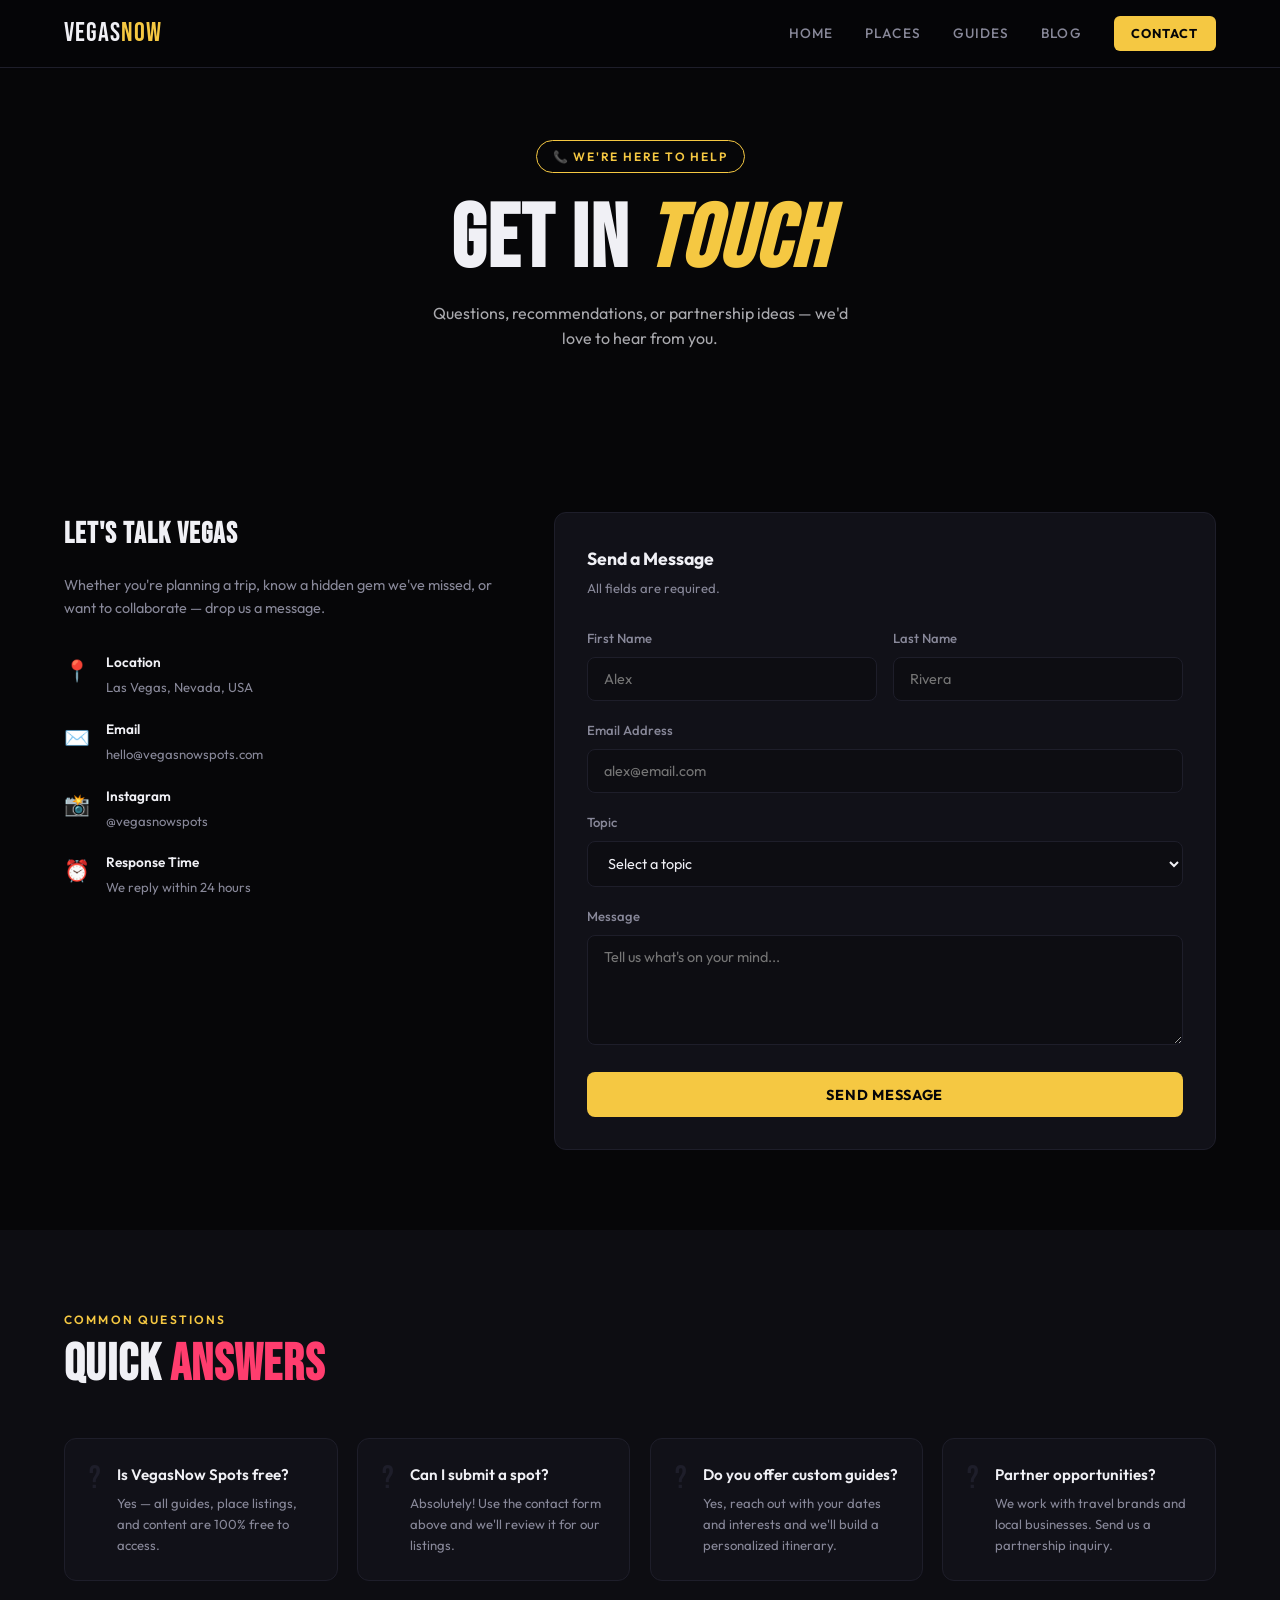
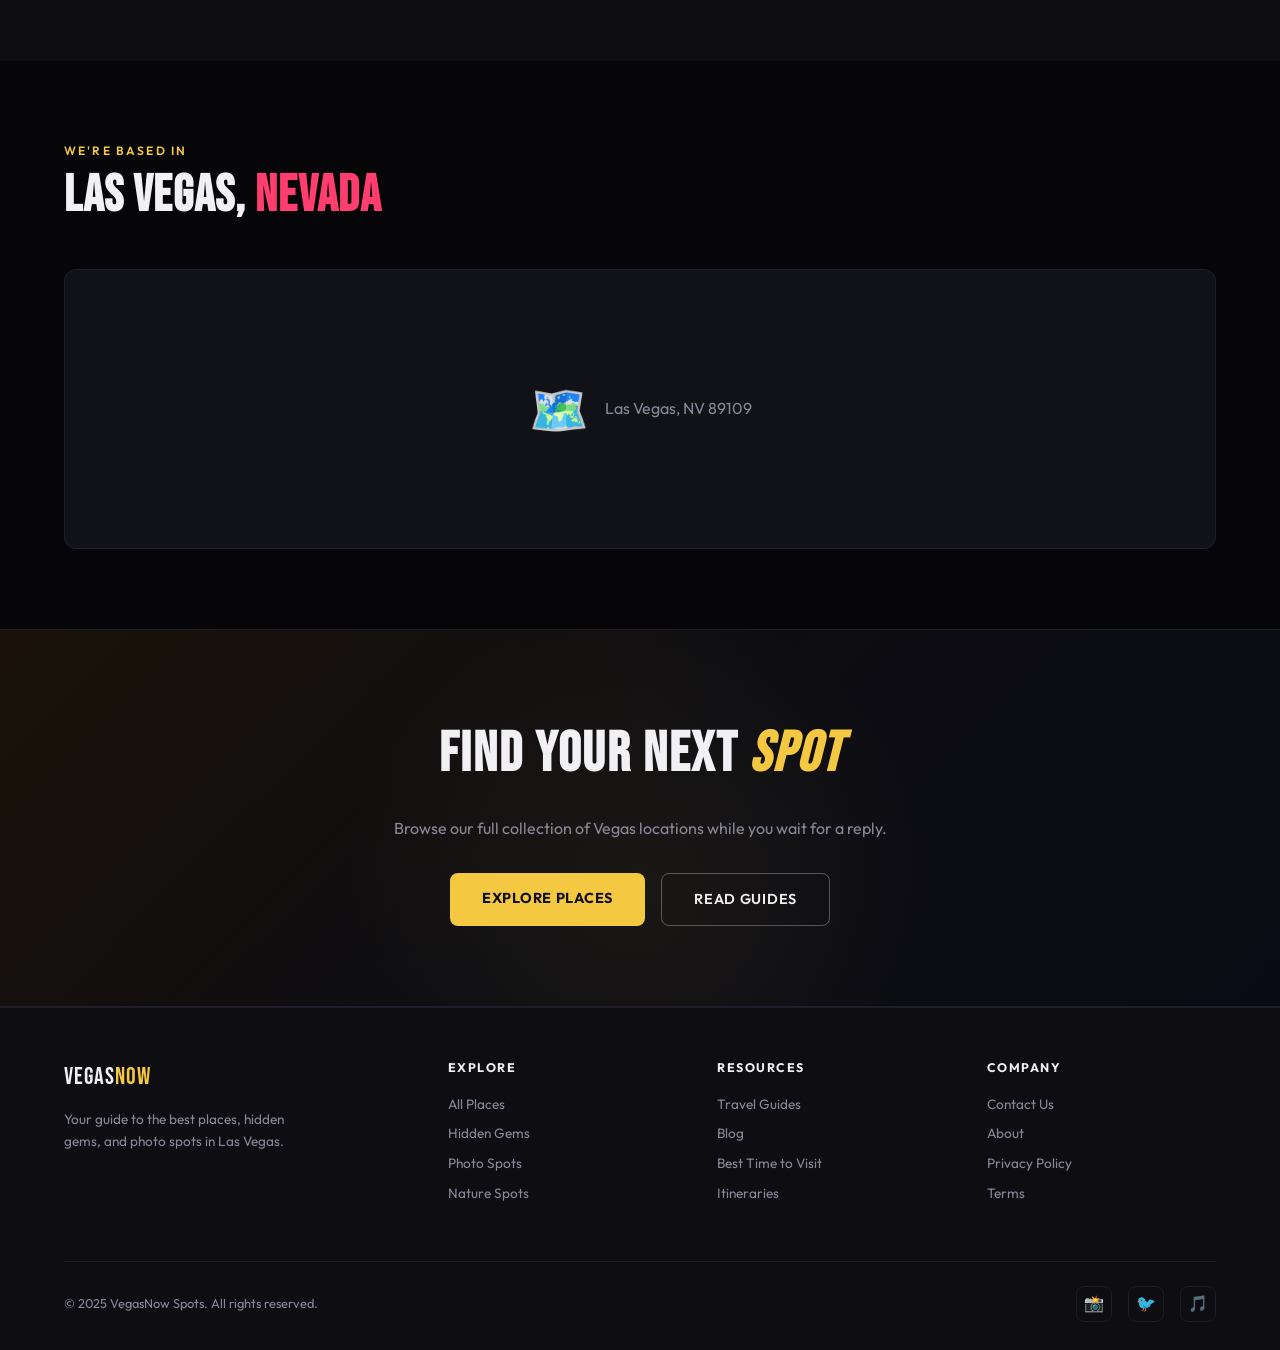
<file: contact.html>
<!DOCTYPE html>
<html lang="en">
<head>
  <meta charset="UTF-8" />
  <meta name="viewport" content="width=device-width, initial-scale=1.0" />
  <title>Contact — VegasNow Spots</title>
  <link rel="stylesheet" href="style.css" />
</head>
<body>

<header>
  <a href="index.html" class="logo">Vegas<span>Now</span></a>
  <nav>
    <a href="index.html">Home</a>
    <a href="places.html">Places</a>
    <a href="guides.html">Guides</a>
    <a href="blog.html">Blog</a>
    <a href="contact.html" class="nav-cta active">Contact</a>
  </nav>
  <button class="hamburger" aria-label="Menu">
    <span></span><span></span><span></span>
  </button>
</header>

<nav class="mobile-menu">
  <a href="index.html">Home</a>
  <a href="places.html">Places</a>
  <a href="guides.html">Guides</a>
  <a href="blog.html">Blog</a>
  <a href="contact.html">Contact</a>
</nav>

<!-- HERO -->
<section class="page-hero">
  <div class="page-hero-bg" style="background-image: url('https://images.unsplash.com/photo-1533587851505-d119e13fa0d7?w=1400&q=80');"></div>
  <div class="page-hero-content">
    <div class="hero-badge">📞 We're Here to Help</div>
    <h1 style="font-family:var(--font-display);font-size:clamp(2.8rem,7vw,5.5rem);text-transform:uppercase;letter-spacing:2px;line-height:1;margin-bottom:1rem;">Get in <em style="color:var(--gold)">Touch</em></h1>
    <p style="color:rgba(240,240,245,0.7);font-size:1rem;max-width:440px;margin:0 auto;">Questions, recommendations, or partnership ideas — we'd love to hear from you.</p>
  </div>
</section>

<!-- CONTACT SECTION -->
<section style="background:var(--black);">
  <div class="contact-wrap">
    <div class="contact-info">
      <h3>Let's Talk Vegas</h3>
      <p>Whether you're planning a trip, know a hidden gem we've missed, or want to collaborate — drop us a message.</p>
      <div class="info-item">
        <div class="info-icon">📍</div>
        <div>
          <h4>Location</h4>
          <p>Las Vegas, Nevada, USA</p>
        </div>
      </div>
      <div class="info-item">
        <div class="info-icon">✉️</div>
        <div>
          <h4>Email</h4>
          <p>hello@vegasnowspots.com</p>
        </div>
      </div>
      <div class="info-item">
        <div class="info-icon">📸</div>
        <div>
          <h4>Instagram</h4>
          <p>@vegasnowspots</p>
        </div>
      </div>
      <div class="info-item">
        <div class="info-icon">⏰</div>
        <div>
          <h4>Response Time</h4>
          <p>We reply within 24 hours</p>
        </div>
      </div>
    </div>

    <div class="contact-form">
      <div style="margin-bottom:1.8rem;">
        <h3 style="font-size:1.1rem;font-weight:700;margin-bottom:0.3rem;">Send a Message</h3>
        <p style="font-size:0.82rem;color:var(--muted);">All fields are required.</p>
      </div>
      <div class="form-row">
        <div class="form-group">
          <label for="fname">First Name</label>
          <input type="text" id="fname" placeholder="Alex" />
        </div>
        <div class="form-group">
          <label for="lname">Last Name</label>
          <input type="text" id="lname" placeholder="Rivera" />
        </div>
      </div>
      <div class="form-group">
        <label for="email">Email Address</label>
        <input type="email" id="email" placeholder="alex@email.com" />
      </div>
      <div class="form-group">
        <label for="topic">Topic</label>
        <select id="topic">
          <option value="" disabled selected>Select a topic</option>
          <option>Trip Planning Help</option>
          <option>Suggest a Spot</option>
          <option>Photography Question</option>
          <option>Partnership / Collaboration</option>
          <option>Other</option>
        </select>
      </div>
      <div class="form-group">
        <label for="message">Message</label>
        <textarea id="message" placeholder="Tell us what's on your mind..."></textarea>
      </div>
      <button class="btn-primary" style="width:100%;border:none;font-family:var(--font-body);" onclick="handleSubmit()">Send Message</button>
      <div id="form-success" style="display:none;margin-top:1rem;padding:1rem;background:rgba(0,229,255,0.08);border:1px solid var(--cyan);border-radius:8px;font-size:0.85rem;color:var(--cyan);">
        ✅ Message sent! We'll get back to you within 24 hours.
      </div>
    </div>
  </div>
</section>

<!-- FAQ -->
<section style="background:var(--dark);">
  <div class="section-head">
    <div class="section-label">Common Questions</div>
    <h2 class="section-title">Quick <span>Answers</span></h2>
  </div>
  <div class="tips-grid">
    <div class="tip-card"><div class="tip-num">?</div><div><h4>Is VegasNow Spots free?</h4><p>Yes — all guides, place listings, and content are 100% free to access.</p></div></div>
    <div class="tip-card"><div class="tip-num">?</div><div><h4>Can I submit a spot?</h4><p>Absolutely! Use the contact form above and we'll review it for our listings.</p></div></div>
    <div class="tip-card"><div class="tip-num">?</div><div><h4>Do you offer custom guides?</h4><p>Yes, reach out with your dates and interests and we'll build a personalized itinerary.</p></div></div>
    <div class="tip-card"><div class="tip-num">?</div><div><h4>Partner opportunities?</h4><p>We work with travel brands and local businesses. Send us a partnership inquiry.</p></div></div>
  </div>
</section>

<!-- MAP PLACEHOLDER -->
<section style="background:var(--black);padding-bottom:0;">
  <div class="section-head">
    <div class="section-label">We're Based in</div>
    <h2 class="section-title">Las Vegas, <span>Nevada</span></h2>
  </div>
  <div style="height:280px;border-radius:var(--radius);overflow:hidden;border:1px solid var(--border);background:var(--card);display:flex;align-items:center;justify-content:center;font-size:3rem;">
    🗺️ <span style="font-family:var(--font-body);font-size:1rem;color:var(--muted);margin-left:1rem;">Las Vegas, NV 89109</span>
  </div>
</section>

<!-- CTA -->
<section class="cta-section" style="margin-top:80px;">
  <h2>Find Your Next <em style="color:var(--gold)">Spot</em></h2>
  <p>Browse our full collection of Vegas locations while you wait for a reply.</p>
  <div class="btn-group">
    <a href="places.html" class="btn-primary">Explore Places</a>
    <a href="guides.html" class="btn-outline">Read Guides</a>
  </div>
</section>

<footer>
  <div class="footer-top">
    <div class="footer-brand">
      <div class="logo">Vegas<span>Now</span></div>
      <p>Your guide to the best places, hidden gems, and photo spots in Las Vegas.</p>
    </div>
    <div class="footer-col">
      <h4>Explore</h4>
      <a href="places.html">All Places</a>
      <a href="places.html">Hidden Gems</a>
      <a href="places.html">Photo Spots</a>
      <a href="places.html">Nature Spots</a>
    </div>
    <div class="footer-col">
      <h4>Resources</h4>
      <a href="guides.html">Travel Guides</a>
      <a href="blog.html">Blog</a>
      <a href="guides.html">Best Time to Visit</a>
      <a href="guides.html">Itineraries</a>
    </div>
    <div class="footer-col">
      <h4>Company</h4>
      <a href="contact.html">Contact Us</a>
      <a href="#">About</a>
      <a href="#">Privacy Policy</a>
      <a href="#">Terms</a>
    </div>
  </div>
  <div class="footer-bottom">
    <p>© 2025 VegasNow Spots. All rights reserved.</p>
    <div class="footer-socials">
      <a href="#" title="Instagram">📸</a>
      <a href="#" title="Twitter">🐦</a>
      <a href="#" title="TikTok">🎵</a>
    </div>
  </div>
</footer>

<script src="script.js"></script>
<script>
function handleSubmit() {
  const fields = ['fname','lname','email','topic','message'];
  const allFilled = fields.every(id => document.getElementById(id)?.value?.trim());
  if (allFilled) {
    document.getElementById('form-success').style.display = 'block';
  } else {
    alert('Please fill in all fields before sending.');
  }
}
</script>
</body>
</html>
</file>
<file: style.css>
@import url('https://fonts.googleapis.com/css2?family=Bebas+Neue&family=Outfit:wght@300;400;500;600;700&display=swap');

:root {
  --black: #060608;
  --dark: #0d0d12;
  --card: #111118;
  --border: #1e1e2a;
  --gold: #f5c842;
  --neon: #ff3d6e;
  --cyan: #00e5ff;
  --white: #f0f0f5;
  --muted: #888899;
  --font-display: 'Bebas Neue', sans-serif;
  --font-body: 'Outfit', sans-serif;
  --radius: 12px;
  --transition: 0.3s cubic-bezier(0.4, 0, 0.2, 1);
}

*, *::before, *::after { box-sizing: border-box; margin: 0; padding: 0; }

html { scroll-behavior: smooth; }

body {
  font-family: var(--font-body);
  background: var(--black);
  color: var(--white);
  line-height: 1.6;
  overflow-x: hidden;
}

a { text-decoration: none; color: inherit; }
img { max-width: 100%; display: block; }

/* ── HEADER ── */
header {
  position: fixed; top: 0; width: 100%; z-index: 1000;
  padding: 0 5%;
  display: flex; align-items: center; justify-content: space-between;
  height: 68px;
  background: rgba(6,6,8,0.85);
  backdrop-filter: blur(14px);
  border-bottom: 1px solid var(--border);
}

.logo {
  font-family: var(--font-display);
  font-size: 1.7rem;
  letter-spacing: 1px;
  color: var(--white);
}

.logo span { color: var(--gold); }

nav { display: flex; gap: 2rem; align-items: center; }

nav a {
  font-size: 0.85rem;
  font-weight: 500;
  letter-spacing: 0.08em;
  text-transform: uppercase;
  color: var(--muted);
  transition: color var(--transition);
  position: relative;
}

nav a::after {
  content: '';
  position: absolute; bottom: -4px; left: 0;
  width: 0; height: 2px;
  background: var(--gold);
  transition: width var(--transition);
}

nav a:hover, nav a.active { color: var(--white); }
nav a:hover::after, nav a.active::after { width: 100%; }

.nav-cta {
  background: var(--gold);
  color: var(--black) !important;
  padding: 0.45rem 1.1rem;
  border-radius: 6px;
  font-weight: 700 !important;
  font-size: 0.8rem !important;
}

.nav-cta:hover { background: #ffe066; }
.nav-cta::after { display: none; }

.hamburger {
  display: none; flex-direction: column; gap: 5px;
  cursor: pointer; background: none; border: none;
}

.hamburger span {
  width: 24px; height: 2px;
  background: var(--white);
  border-radius: 2px;
  transition: var(--transition);
}

/* ── HERO ── */
.hero {
  min-height: 100vh;
  display: flex; flex-direction: column;
  align-items: center; justify-content: center;
  text-align: center;
  padding: 100px 5% 60px;
  position: relative; overflow: hidden;
}

.hero-bg {
  position: absolute; inset: 0;
  background: url('https://images.unsplash.com/photo-1581351721010-8cf859cb14a4?w=1400&q=80') center/cover;
}

.hero-bg::after {
  content: '';
  position: absolute; inset: 0;
  background: linear-gradient(to bottom, rgba(6,6,8,0.65) 0%, rgba(6,6,8,0.5) 50%, var(--black) 100%);
}

.hero-content { position: relative; z-index: 1; max-width: 800px; }

.hero-badge {
  display: inline-block;
  border: 1px solid var(--gold);
  color: var(--gold);
  font-size: 0.75rem; font-weight: 600;
  letter-spacing: 0.15em; text-transform: uppercase;
  padding: 0.35rem 1rem; border-radius: 100px;
  margin-bottom: 1.5rem;
}

.hero h1 {
  font-family: var(--font-display);
  font-size: clamp(3.5rem, 9vw, 7rem);
  line-height: 0.95;
  letter-spacing: 2px;
  margin-bottom: 1.2rem;
  text-transform: uppercase;
}

.hero h1 em { color: var(--gold); font-style: normal; }

.hero p {
  font-size: 1.1rem; color: rgba(240,240,245,0.75);
  max-width: 520px; margin: 0 auto 2.5rem;
}

.btn-group { display: flex; gap: 1rem; justify-content: center; flex-wrap: wrap; }

.btn-primary {
  background: var(--gold); color: var(--black);
  font-weight: 700; font-size: 0.9rem;
  padding: 0.85rem 2rem; border-radius: 8px;
  letter-spacing: 0.05em; text-transform: uppercase;
  transition: var(--transition);
  border: none; cursor: pointer;
}

.btn-primary:hover { background: #ffe066; transform: translateY(-2px); box-shadow: 0 8px 24px rgba(245,200,66,0.3); }

.btn-outline {
  border: 1.5px solid rgba(240,240,245,0.3);
  color: var(--white);
  font-weight: 600; font-size: 0.9rem;
  padding: 0.85rem 2rem; border-radius: 8px;
  letter-spacing: 0.05em; text-transform: uppercase;
  transition: var(--transition); background: none; cursor: pointer;
}

.btn-outline:hover { border-color: var(--white); background: rgba(240,240,245,0.05); }

.hero-stats {
  display: flex; gap: 3rem; justify-content: center;
  margin-top: 3rem; position: relative; z-index: 1;
}

.stat { text-align: center; }

.stat-num {
  font-family: var(--font-display);
  font-size: 2.2rem; color: var(--gold);
}

.stat-label { font-size: 0.78rem; color: var(--muted); text-transform: uppercase; letter-spacing: 0.1em; }

/* ── SECTIONS ── */
section { padding: 80px 5%; }

.section-label {
  font-size: 0.75rem; font-weight: 600;
  letter-spacing: 0.18em; text-transform: uppercase;
  color: var(--gold); margin-bottom: 0.6rem;
}

.section-title {
  font-family: var(--font-display);
  font-size: clamp(2rem, 5vw, 3.2rem);
  letter-spacing: 1px; text-transform: uppercase;
  line-height: 1; margin-bottom: 1rem;
}

.section-title span { color: var(--neon); }

.section-sub { color: var(--muted); font-size: 1rem; max-width: 480px; }

.section-head { margin-bottom: 3rem; }

/* ── CATEGORIES ── */
.categories { background: var(--dark); }

.cat-grid {
  display: grid;
  grid-template-columns: repeat(auto-fit, minmax(220px, 1fr));
  gap: 1.2rem;
}

.cat-card {
  background: var(--card);
  border: 1px solid var(--border);
  border-radius: var(--radius);
  padding: 2rem 1.5rem;
  text-align: center;
  transition: var(--transition);
  cursor: pointer;
}

.cat-card:hover {
  border-color: var(--gold);
  transform: translateY(-4px);
  box-shadow: 0 12px 32px rgba(245,200,66,0.12);
}

.cat-icon { font-size: 2.2rem; margin-bottom: 0.8rem; }
.cat-card h3 { font-size: 1rem; font-weight: 600; margin-bottom: 0.4rem; }
.cat-card p { font-size: 0.82rem; color: var(--muted); }

/* ── CARDS ── */
.card-grid {
  display: grid;
  grid-template-columns: repeat(auto-fit, minmax(280px, 1fr));
  gap: 1.5rem;
}

.place-card {
  background: var(--card);
  border: 1px solid var(--border);
  border-radius: var(--radius);
  overflow: hidden;
  transition: var(--transition);
  cursor: pointer;
}

.place-card:hover {
  transform: translateY(-5px);
  border-color: rgba(245,200,66,0.4);
  box-shadow: 0 20px 40px rgba(0,0,0,0.5);
}

.card-img {
  height: 200px;
  overflow: hidden;
  position: relative;
}

.card-img img {
  width: 100%; height: 100%;
  object-fit: cover;
  transition: transform 0.5s ease;
}

.place-card:hover .card-img img { transform: scale(1.07); }

.card-tag {
  position: absolute; top: 12px; left: 12px;
  background: var(--gold);
  color: var(--black);
  font-size: 0.7rem; font-weight: 700;
  text-transform: uppercase; letter-spacing: 0.08em;
  padding: 0.25rem 0.65rem;
  border-radius: 4px;
}

.card-body { padding: 1.2rem; }
.card-body h3 { font-size: 1rem; font-weight: 600; margin-bottom: 0.4rem; }
.card-body p { font-size: 0.82rem; color: var(--muted); line-height: 1.55; }

.card-meta {
  display: flex; justify-content: space-between; align-items: center;
  margin-top: 1rem; padding-top: 0.8rem;
  border-top: 1px solid var(--border);
  font-size: 0.78rem; color: var(--muted);
}

.rating { color: var(--gold); font-weight: 600; }

/* ── TIPS ── */
.tips-grid {
  display: grid;
  grid-template-columns: repeat(auto-fit, minmax(240px, 1fr));
  gap: 1.2rem;
}

.tip-card {
  background: var(--card);
  border: 1px solid var(--border);
  border-radius: var(--radius);
  padding: 1.5rem;
  display: flex; gap: 1rem;
  align-items: flex-start;
  transition: var(--transition);
}

.tip-card:hover { border-color: var(--cyan); }

.tip-num {
  font-family: var(--font-display);
  font-size: 2rem; color: var(--border);
  line-height: 1; flex-shrink: 0;
  transition: var(--transition);
}

.tip-card:hover .tip-num { color: var(--cyan); }

.tip-card h4 { font-size: 0.95rem; font-weight: 600; margin-bottom: 0.35rem; }
.tip-card p { font-size: 0.82rem; color: var(--muted); }

/* ── CTA BANNER ── */
.cta-section {
  background: linear-gradient(135deg, #1a1208 0%, #0d0d12 50%, #0a0a14 100%);
  border-top: 1px solid var(--border);
  border-bottom: 1px solid var(--border);
  text-align: center;
  padding: 80px 5%;
  position: relative; overflow: hidden;
}

.cta-section::before {
  content: '';
  position: absolute; top: -40px; left: 50%; transform: translateX(-50%);
  width: 600px; height: 600px;
  background: radial-gradient(ellipse, rgba(245,200,66,0.06) 0%, transparent 70%);
  pointer-events: none;
}

.cta-section h2 {
  font-family: var(--font-display);
  font-size: clamp(2rem, 5vw, 3.5rem);
  text-transform: uppercase; letter-spacing: 2px;
  margin-bottom: 1rem; position: relative;
}

.cta-section p { color: var(--muted); font-size: 1rem; margin-bottom: 2rem; position: relative; }

/* ── BLOG CARDS ── */
.blog-card {
  background: var(--card);
  border: 1px solid var(--border);
  border-radius: var(--radius);
  overflow: hidden;
  transition: var(--transition);
}

.blog-card:hover {
  transform: translateY(-4px);
  border-color: rgba(0,229,255,0.3);
}

.blog-card .card-img { height: 180px; }

.blog-meta {
  display: flex; gap: 1rem;
  font-size: 0.75rem; color: var(--muted);
  margin-bottom: 0.6rem;
}

.blog-meta span { display: flex; align-items: center; gap: 0.3rem; }

.blog-card h3 { font-size: 1rem; font-weight: 600; margin-bottom: 0.5rem; line-height: 1.4; }
.blog-card p { font-size: 0.82rem; color: var(--muted); }

.read-more {
  display: inline-flex; align-items: center; gap: 0.3rem;
  font-size: 0.82rem; font-weight: 600; color: var(--gold);
  margin-top: 1rem;
  transition: gap var(--transition);
}

.read-more:hover { gap: 0.6rem; }

/* ── GUIDE CARDS ── */
.guide-card {
  background: var(--card);
  border: 1px solid var(--border);
  border-radius: var(--radius);
  overflow: hidden;
  transition: var(--transition);
}

.guide-card:hover { transform: translateY(-4px); border-color: rgba(245,200,66,0.35); }

.guide-card .card-img { height: 160px; }

.guide-body { padding: 1.3rem; }

.guide-tag {
  font-size: 0.72rem; font-weight: 700;
  letter-spacing: 0.1em; text-transform: uppercase;
  color: var(--neon); margin-bottom: 0.5rem;
}

.guide-body h3 { font-size: 1rem; font-weight: 600; margin-bottom: 0.4rem; }
.guide-body p { font-size: 0.82rem; color: var(--muted); }

/* ── CONTACT ── */
.contact-wrap {
  display: grid; grid-template-columns: 1fr 1.5fr;
  gap: 3rem; align-items: start;
}

.contact-info h3 {
  font-family: var(--font-display);
  font-size: 1.8rem; letter-spacing: 1px;
  text-transform: uppercase; margin-bottom: 1rem;
}

.contact-info p { color: var(--muted); font-size: 0.9rem; margin-bottom: 2rem; }

.info-item { display: flex; gap: 1rem; align-items: flex-start; margin-bottom: 1.3rem; }
.info-icon { font-size: 1.3rem; flex-shrink: 0; margin-top: 2px; }
.info-item h4 { font-size: 0.85rem; font-weight: 600; margin-bottom: 0.2rem; }
.info-item p { font-size: 0.82rem; color: var(--muted); margin: 0; }

.contact-form {
  background: var(--card);
  border: 1px solid var(--border);
  border-radius: var(--radius);
  padding: 2rem;
}

.form-row { display: grid; grid-template-columns: 1fr 1fr; gap: 1rem; }

.form-group { margin-bottom: 1.2rem; }
.form-group label { display: block; font-size: 0.82rem; font-weight: 500; margin-bottom: 0.5rem; color: var(--muted); }

.form-group input,
.form-group select,
.form-group textarea {
  width: 100%; background: var(--dark);
  border: 1px solid var(--border);
  border-radius: 8px; color: var(--white);
  font-family: var(--font-body); font-size: 0.9rem;
  padding: 0.75rem 1rem;
  transition: border-color var(--transition);
  outline: none;
}

.form-group input:focus,
.form-group select:focus,
.form-group textarea:focus { border-color: var(--gold); }

.form-group textarea { resize: vertical; min-height: 110px; }

/* ── FOOTER ── */
footer {
  background: var(--dark);
  border-top: 1px solid var(--border);
  padding: 50px 5% 28px;
}

.footer-top {
  display: grid; grid-template-columns: 1.5fr repeat(3, 1fr);
  gap: 2.5rem; margin-bottom: 3rem;
}

.footer-brand .logo { font-size: 1.5rem; margin-bottom: 0.8rem; }
.footer-brand p { font-size: 0.85rem; color: var(--muted); max-width: 220px; }

.footer-col h4 {
  font-size: 0.78rem; font-weight: 700;
  letter-spacing: 0.12em; text-transform: uppercase;
  color: var(--white); margin-bottom: 1rem;
}

.footer-col a {
  display: block; font-size: 0.85rem;
  color: var(--muted); margin-bottom: 0.5rem;
  transition: color var(--transition);
}

.footer-col a:hover { color: var(--gold); }

.footer-bottom {
  display: flex; justify-content: space-between; align-items: center;
  padding-top: 1.5rem; border-top: 1px solid var(--border);
  font-size: 0.8rem; color: var(--muted);
}

.footer-socials { display: flex; gap: 1rem; }

.footer-socials a {
  width: 36px; height: 36px;
  border: 1px solid var(--border); border-radius: 8px;
  display: flex; align-items: center; justify-content: center;
  font-size: 1rem; transition: var(--transition);
}

.footer-socials a:hover { border-color: var(--gold); color: var(--gold); }

/* ── MOBILE MENU ── */
.mobile-menu {
  display: none; flex-direction: column;
  background: var(--dark);
  border-bottom: 1px solid var(--border);
  padding: 1.2rem 5%;
  gap: 0.2rem;
  position: fixed; top: 68px; width: 100%; z-index: 999;
}

.mobile-menu.open { display: flex; }
.mobile-menu a { padding: 0.7rem 0; font-size: 0.9rem; border-bottom: 1px solid var(--border); color: var(--muted); }
.mobile-menu a:last-child { border: none; }

/* ── PAGE HERO (inner pages) ── */
.page-hero {
  min-height: 48vh;
  display: flex; flex-direction: column;
  align-items: center; justify-content: center;
  text-align: center;
  padding: 110px 5% 50px;
  position: relative; overflow: hidden;
}

.page-hero-bg {
  position: absolute; inset: 0;
  background-size: cover; background-position: center;
}

.page-hero-bg::after {
  content: '';
  position: absolute; inset: 0;
  background: linear-gradient(to bottom, rgba(6,6,8,0.72), var(--black));
}

.page-hero-content { position: relative; z-index: 1; }

/* ── RESPONSIVE ── */
@media (max-width: 900px) {
  .footer-top { grid-template-columns: 1fr 1fr; }
  .contact-wrap { grid-template-columns: 1fr; }
}

@media (max-width: 640px) {
  nav { display: none; }
  .hamburger { display: flex; }
  .hero-stats { gap: 1.5rem; }
  .form-row { grid-template-columns: 1fr; }
  .footer-top { grid-template-columns: 1fr; }
  .footer-bottom { flex-direction: column; gap: 1rem; }
}
</file>
